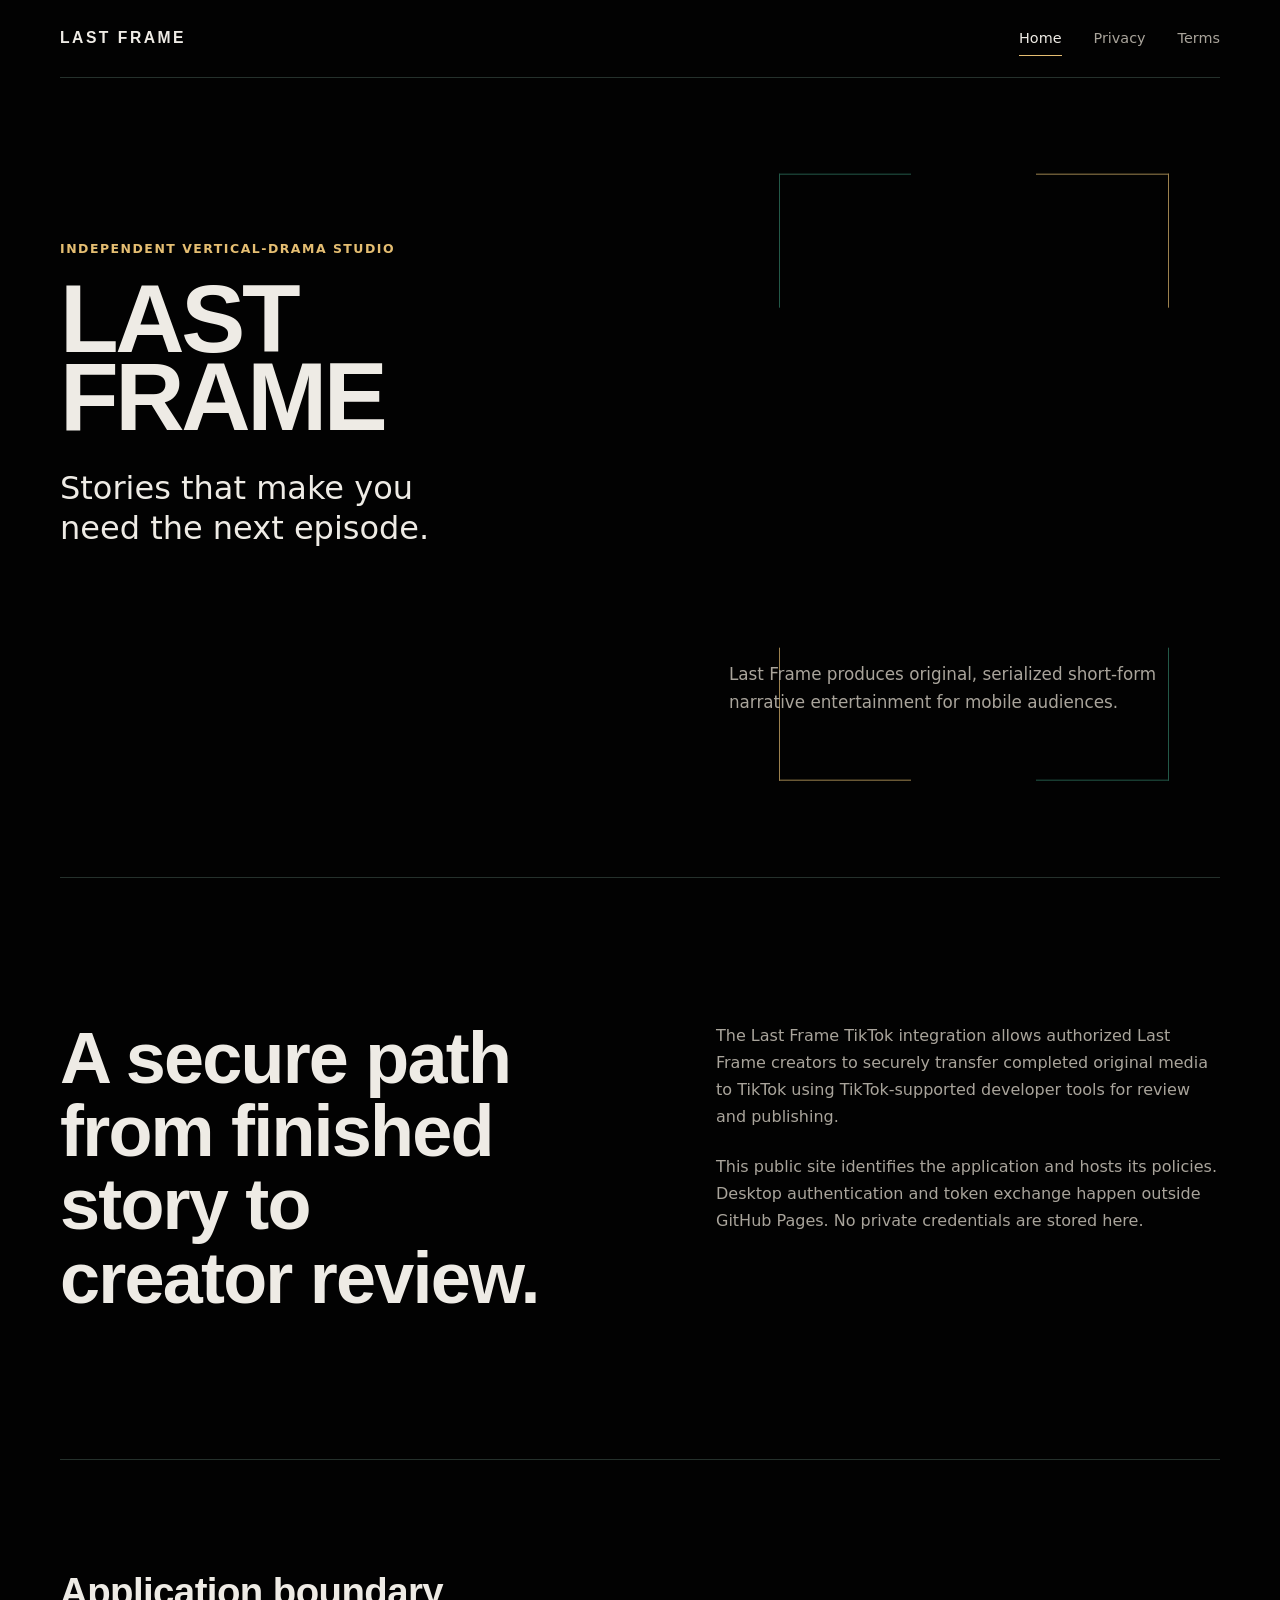
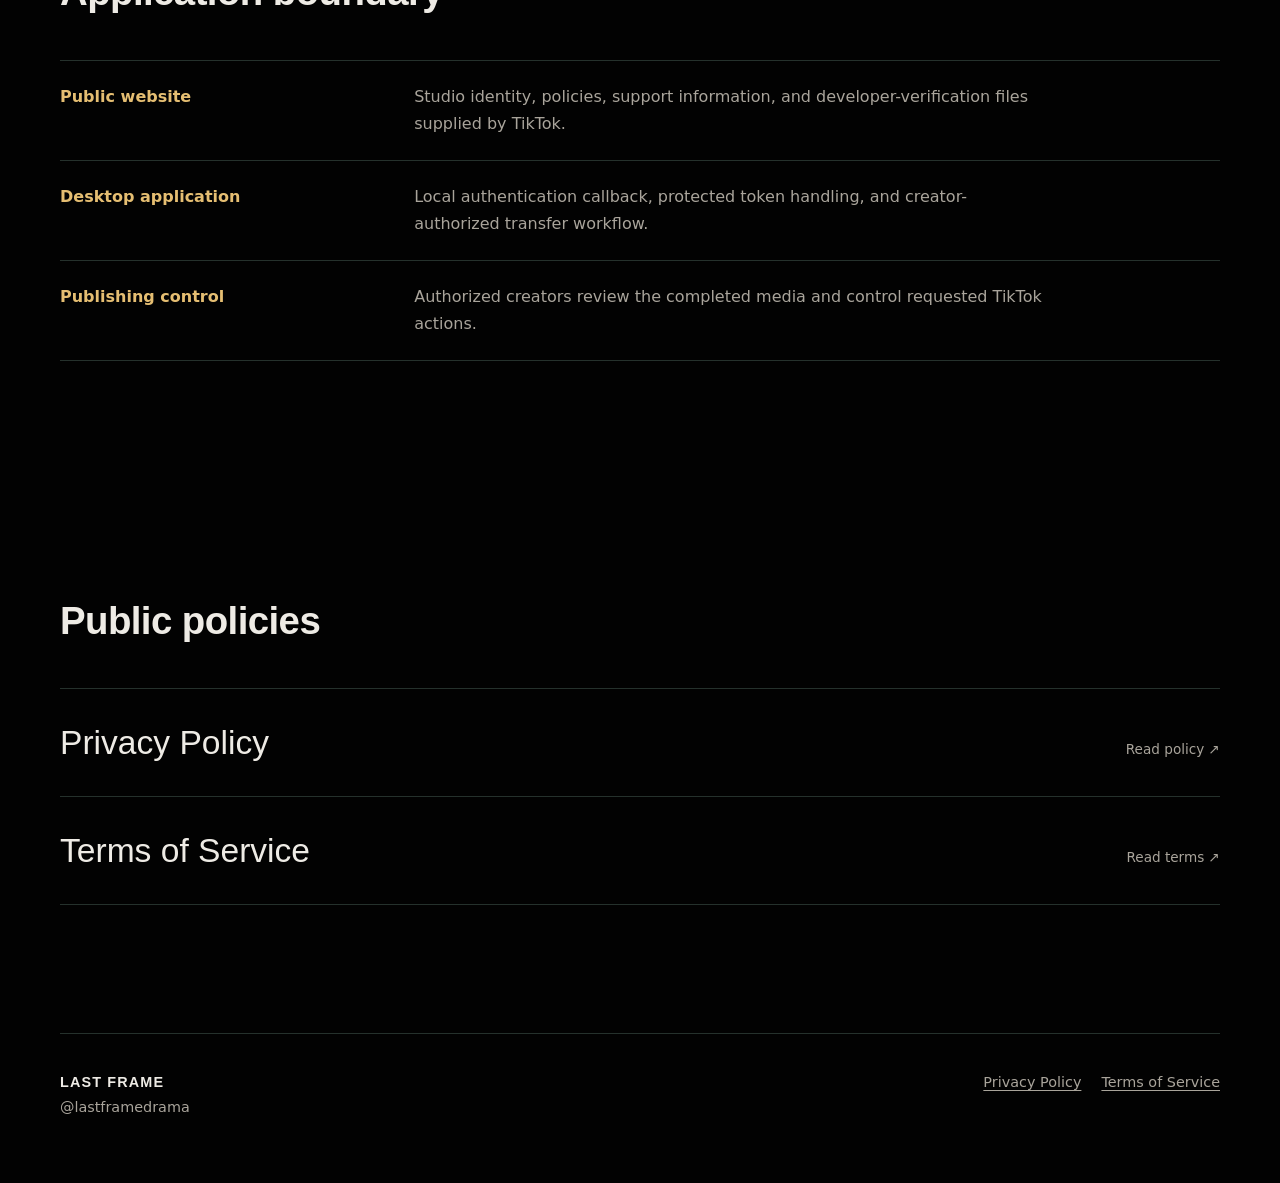
<file: index.html>
<!doctype html>
<html lang="en">
<head>
  <meta charset="utf-8">
  <meta name="viewport" content="width=device-width, initial-scale=1">
  <meta name="theme-color" content="#0d0d0d">
  <meta name="description" content="Last Frame is an independent serialized vertical-drama studio producing original short-form narrative entertainment for mobile audiences.">
  <title>Last Frame | Serialized Vertical Drama</title>
  <link rel="stylesheet" href="assets/styles.css">
</head>
<body>
  <a class="skip-link" href="#main-content">Skip to content</a>
  <header class="site-header">
    <a class="wordmark" href="index.html" aria-label="Last Frame home">LAST FRAME</a>
    <nav class="site-nav" aria-label="Primary navigation">
      <a href="index.html" aria-current="page">Home</a>
      <a href="privacy.html">Privacy</a>
      <a href="terms.html">Terms</a>
    </nav>
  </header>

  <main id="main-content">
    <section class="hero" aria-labelledby="hero-title">
      <div class="frame-mark" aria-hidden="true"><span></span><span></span><span></span><span></span></div>
      <div class="hero-copy">
        <p class="studio-label">Independent vertical-drama studio</p>
        <h1 id="hero-title">LAST<br>FRAME</h1>
        <p class="hero-line">Stories that make you need the next episode.</p>
      </div>
      <p class="hero-description">Last Frame produces original, serialized short-form narrative entertainment for mobile audiences.</p>
    </section>

    <section class="integration" aria-labelledby="integration-title">
      <div class="integration-heading"><h2 id="integration-title">A secure path from finished story to creator review.</h2></div>
      <div class="integration-copy">
        <p>The Last Frame TikTok integration allows authorized Last Frame creators to securely transfer completed original media to TikTok using TikTok-supported developer tools for review and publishing.</p>
        <p>This public site identifies the application and hosts its policies. Desktop authentication and token exchange happen outside GitHub Pages. No private credentials are stored here.</p>
      </div>
    </section>

    <section class="operating-boundary" aria-labelledby="boundary-title">
      <h2 id="boundary-title">Application boundary</h2>
      <dl>
        <div><dt>Public website</dt><dd>Studio identity, policies, support information, and developer-verification files supplied by TikTok.</dd></div>
        <div><dt>Desktop application</dt><dd>Local authentication callback, protected token handling, and creator-authorized transfer workflow.</dd></div>
        <div><dt>Publishing control</dt><dd>Authorized creators review the completed media and control requested TikTok actions.</dd></div>
      </dl>
    </section>

    <section class="policies" aria-labelledby="policies-title">
      <h2 id="policies-title">Public policies</h2>
      <div class="policy-links">
        <a href="privacy.html"><span>Privacy Policy</span><span aria-hidden="true">Read policy ↗</span></a>
        <a href="terms.html"><span>Terms of Service</span><span aria-hidden="true">Read terms ↗</span></a>
      </div>
    </section>
  </main>

  <footer class="site-footer">
    <div><strong>Last Frame</strong><span>@lastframedrama</span></div>
    <nav aria-label="Footer navigation"><a href="privacy.html">Privacy Policy</a><a href="terms.html">Terms of Service</a></nav>
  </footer>
</body>
</html>
</file>
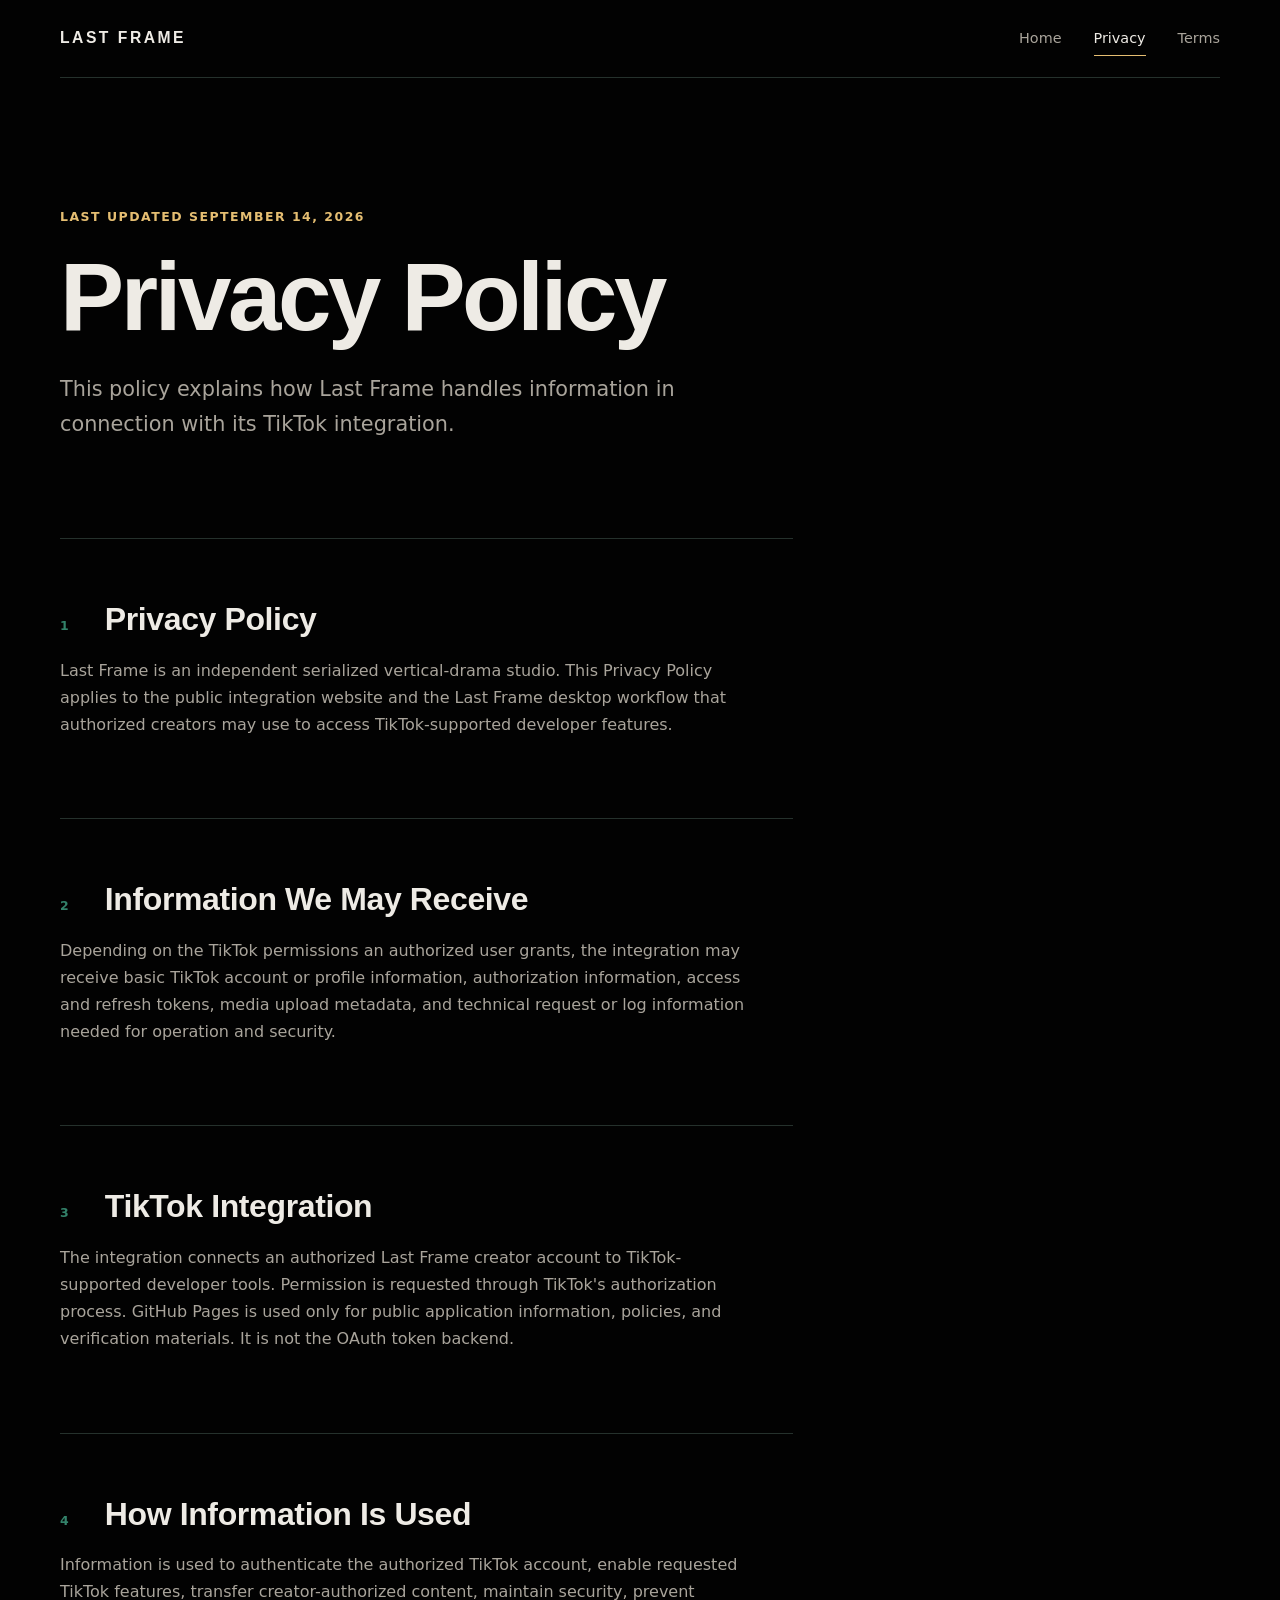
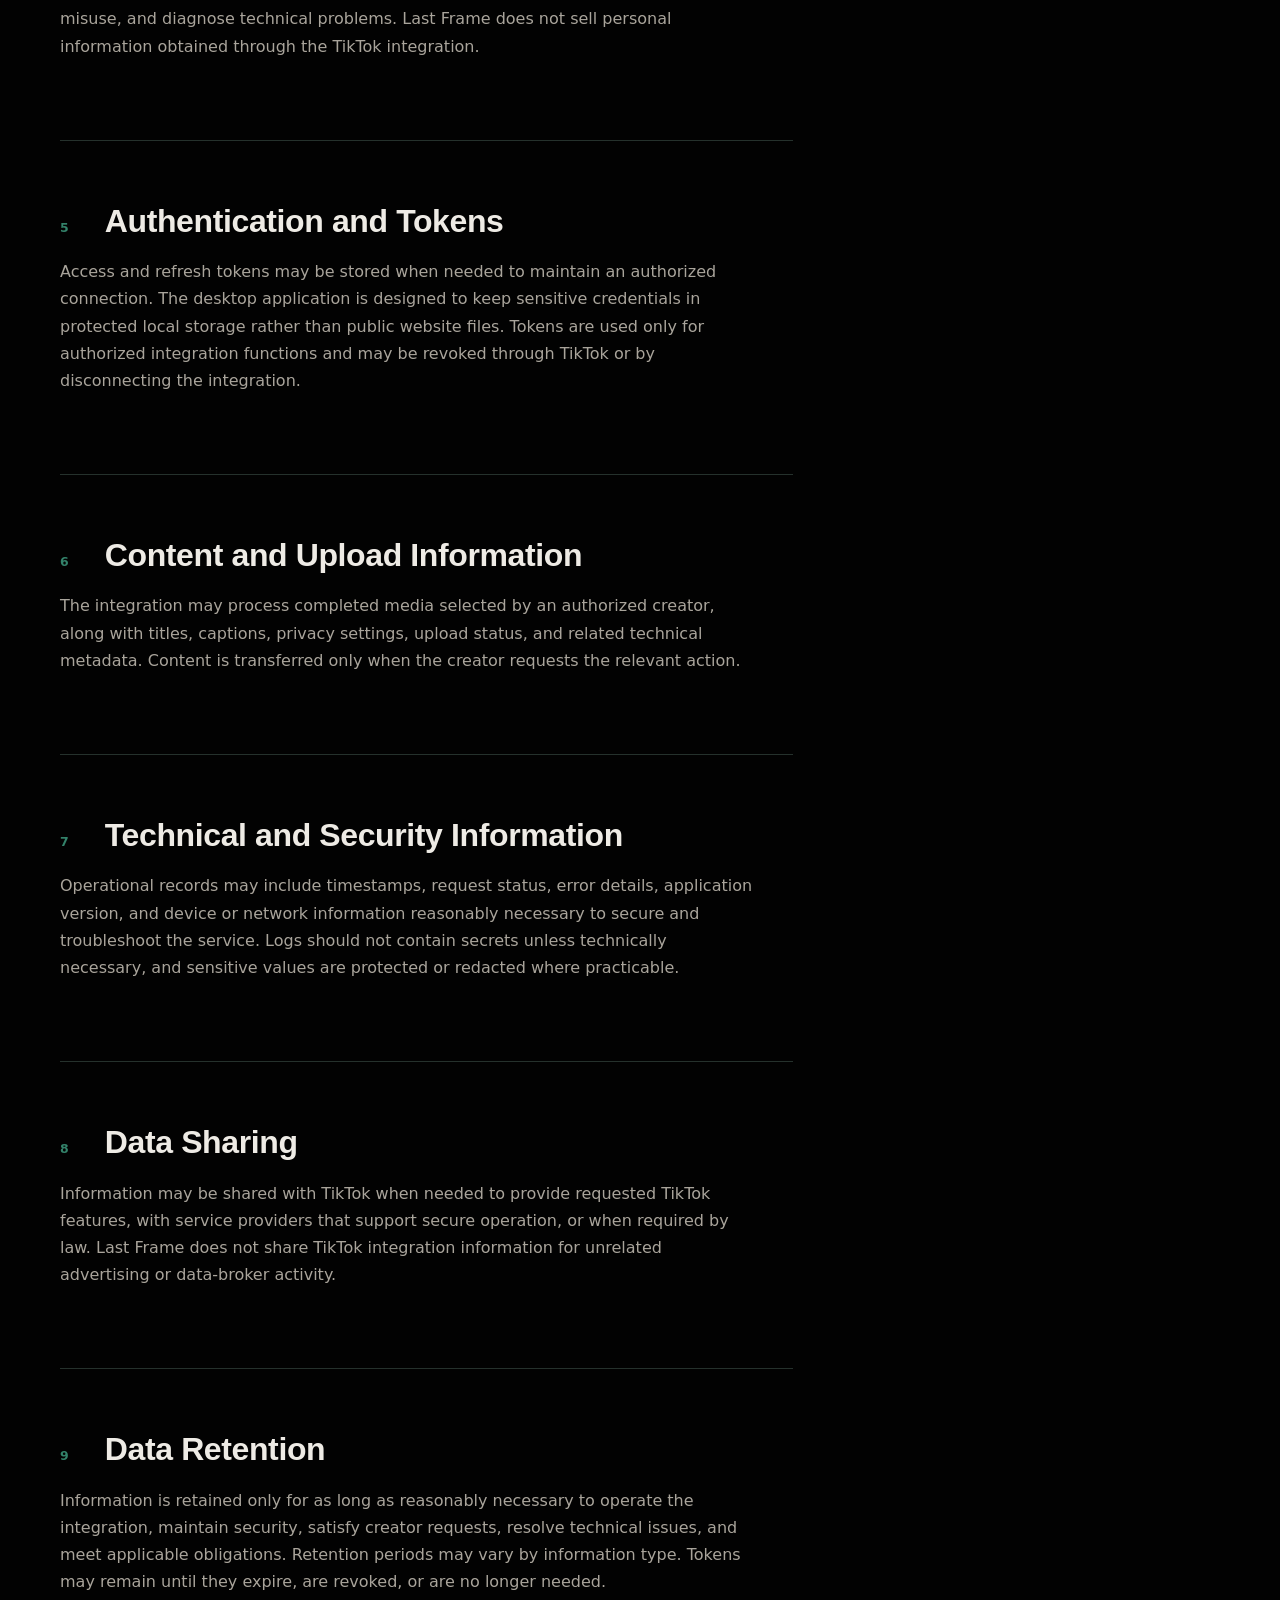
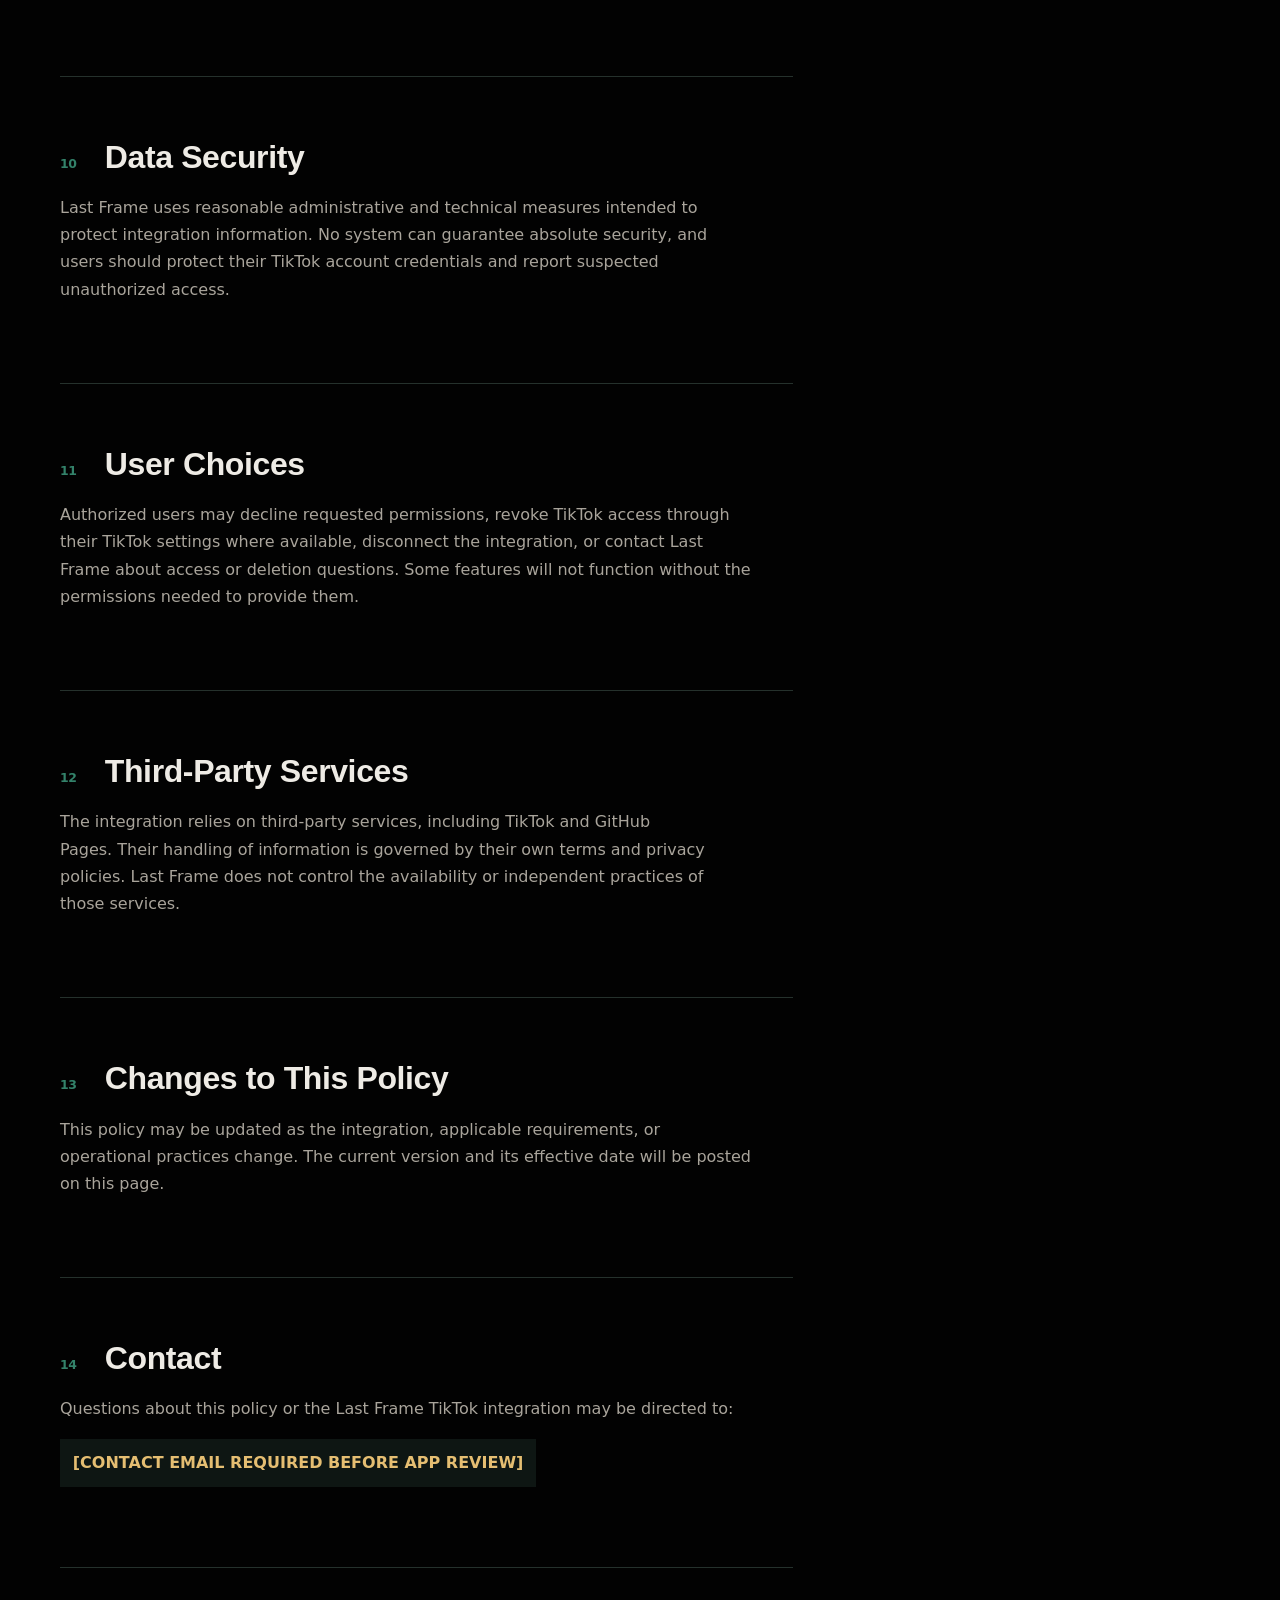
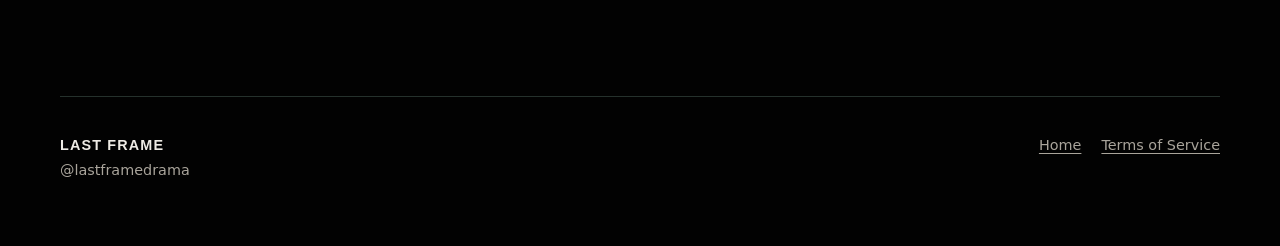
<file: privacy.html>
<!doctype html>
<html lang="en">
<head>
  <meta charset="utf-8">
  <meta name="viewport" content="width=device-width, initial-scale=1">
  <meta name="theme-color" content="#0d0d0d">
  <meta name="description" content="Privacy Policy for the Last Frame TikTok integration.">
  <title>Privacy Policy | Last Frame</title>
  <link rel="stylesheet" href="assets/styles.css">
</head>
<body>
  <a class="skip-link" href="#main-content">Skip to content</a>
  <header class="site-header">
    <a class="wordmark" href="index.html" aria-label="Last Frame home">LAST FRAME</a>
    <nav class="site-nav" aria-label="Primary navigation"><a href="index.html">Home</a><a href="privacy.html" aria-current="page">Privacy</a><a href="terms.html">Terms</a></nav>
  </header>

  <main id="main-content" class="policy-shell">
    <header class="policy-header">
      <p class="studio-label">Last updated September 14, 2026</p>
      <h1>Privacy Policy</h1>
      <p>This policy explains how Last Frame handles information in connection with its TikTok integration.</p>
    </header>
    <article class="policy-article">
      <section id="policy"><h2><span>1</span> Privacy Policy</h2><p>Last Frame is an independent serialized vertical-drama studio. This Privacy Policy applies to the public integration website and the Last Frame desktop workflow that authorized creators may use to access TikTok-supported developer features.</p></section>
      <section id="information"><h2><span>2</span> Information We May Receive</h2><p>Depending on the TikTok permissions an authorized user grants, the integration may receive basic TikTok account or profile information, authorization information, access and refresh tokens, media upload metadata, and technical request or log information needed for operation and security.</p></section>
      <section id="integration"><h2><span>3</span> TikTok Integration</h2><p>The integration connects an authorized Last Frame creator account to TikTok-supported developer tools. Permission is requested through TikTok's authorization process. GitHub Pages is used only for public application information, policies, and verification materials. It is not the OAuth token backend.</p></section>
      <section id="use"><h2><span>4</span> How Information Is Used</h2><p>Information is used to authenticate the authorized TikTok account, enable requested TikTok features, transfer creator-authorized content, maintain security, prevent misuse, and diagnose technical problems. Last Frame does not sell personal information obtained through the TikTok integration.</p></section>
      <section id="tokens"><h2><span>5</span> Authentication and Tokens</h2><p>Access and refresh tokens may be stored when needed to maintain an authorized connection. The desktop application is designed to keep sensitive credentials in protected local storage rather than public website files. Tokens are used only for authorized integration functions and may be revoked through TikTok or by disconnecting the integration.</p></section>
      <section id="content"><h2><span>6</span> Content and Upload Information</h2><p>The integration may process completed media selected by an authorized creator, along with titles, captions, privacy settings, upload status, and related technical metadata. Content is transferred only when the creator requests the relevant action.</p></section>
      <section id="technical"><h2><span>7</span> Technical and Security Information</h2><p>Operational records may include timestamps, request status, error details, application version, and device or network information reasonably necessary to secure and troubleshoot the service. Logs should not contain secrets unless technically necessary, and sensitive values are protected or redacted where practicable.</p></section>
      <section id="sharing"><h2><span>8</span> Data Sharing</h2><p>Information may be shared with TikTok when needed to provide requested TikTok features, with service providers that support secure operation, or when required by law. Last Frame does not share TikTok integration information for unrelated advertising or data-broker activity.</p></section>
      <section id="retention"><h2><span>9</span> Data Retention</h2><p>Information is retained only for as long as reasonably necessary to operate the integration, maintain security, satisfy creator requests, resolve technical issues, and meet applicable obligations. Retention periods may vary by information type. Tokens may remain until they expire, are revoked, or are no longer needed.</p></section>
      <section id="security"><h2><span>10</span> Data Security</h2><p>Last Frame uses reasonable administrative and technical measures intended to protect integration information. No system can guarantee absolute security, and users should protect their TikTok account credentials and report suspected unauthorized access.</p></section>
      <section id="choices"><h2><span>11</span> User Choices</h2><p>Authorized users may decline requested permissions, revoke TikTok access through their TikTok settings where available, disconnect the integration, or contact Last Frame about access or deletion questions. Some features will not function without the permissions needed to provide them.</p></section>
      <section id="third-party"><h2><span>12</span> Third-Party Services</h2><p>The integration relies on third-party services, including TikTok and GitHub Pages. Their handling of information is governed by their own terms and privacy policies. Last Frame does not control the availability or independent practices of those services.</p></section>
      <section id="changes"><h2><span>13</span> Changes to This Policy</h2><p>This policy may be updated as the integration, applicable requirements, or operational practices change. The current version and its effective date will be posted on this page.</p></section>
      <section id="contact"><h2><span>14</span> Contact</h2><p>Questions about this policy or the Last Frame TikTok integration may be directed to:</p><p class="contact-placeholder">[CONTACT EMAIL REQUIRED BEFORE APP REVIEW]</p></section>
    </article>
  </main>
  <footer class="site-footer"><div><strong>Last Frame</strong><span>@lastframedrama</span></div><nav aria-label="Footer navigation"><a href="index.html">Home</a><a href="terms.html">Terms of Service</a></nav></footer>
</body>
</html>
</file>
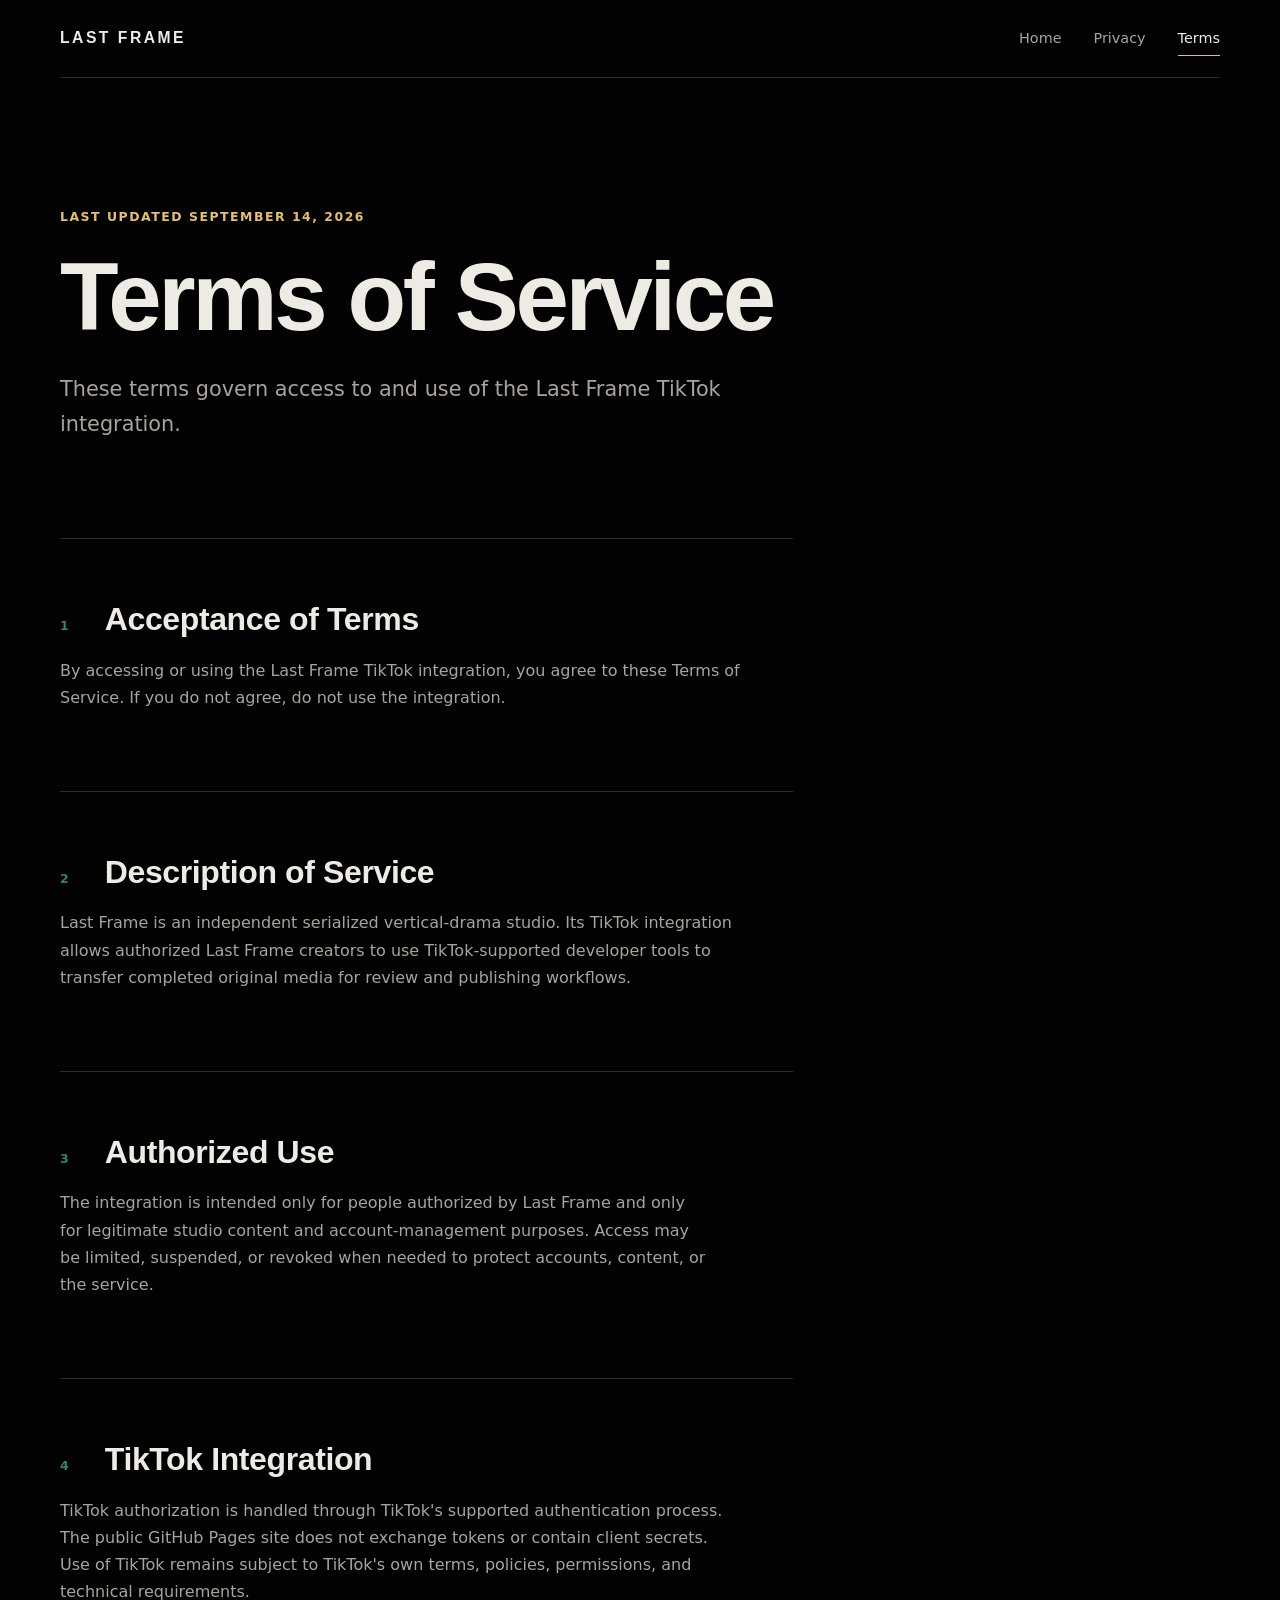
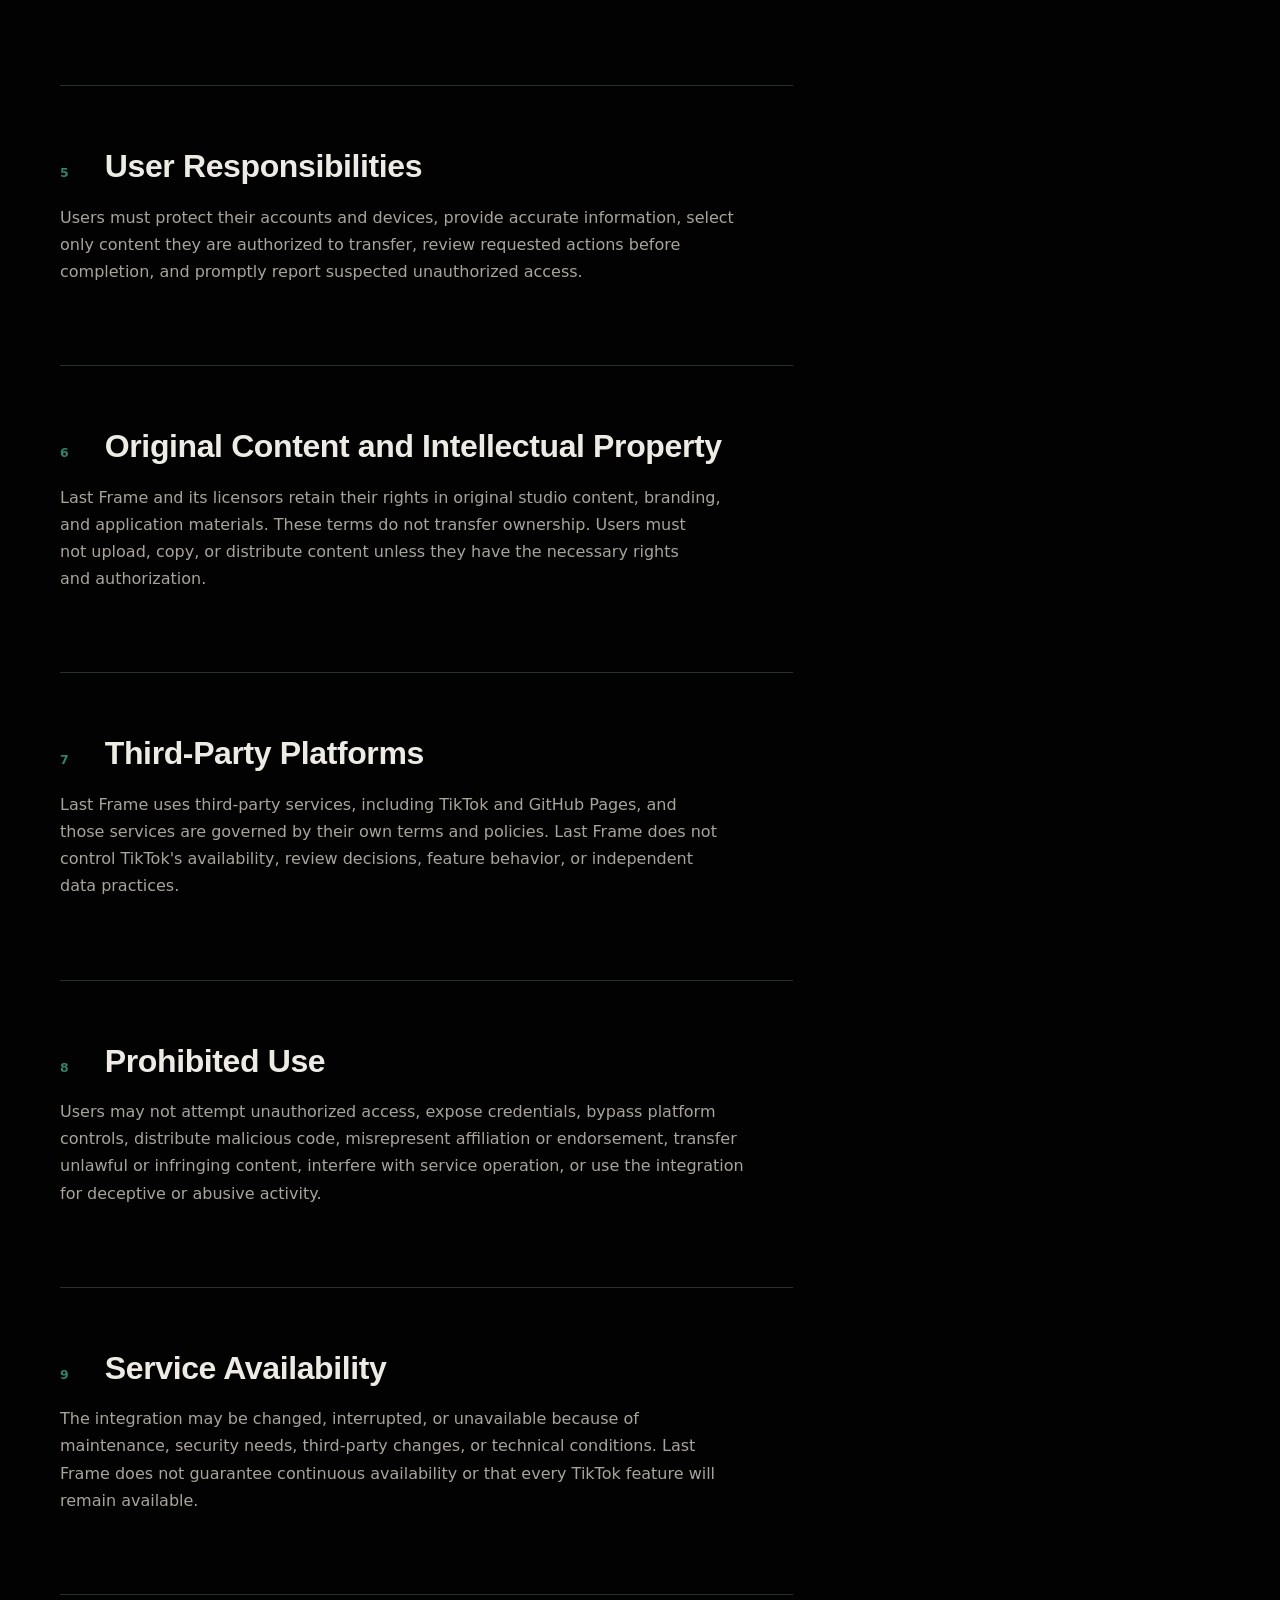
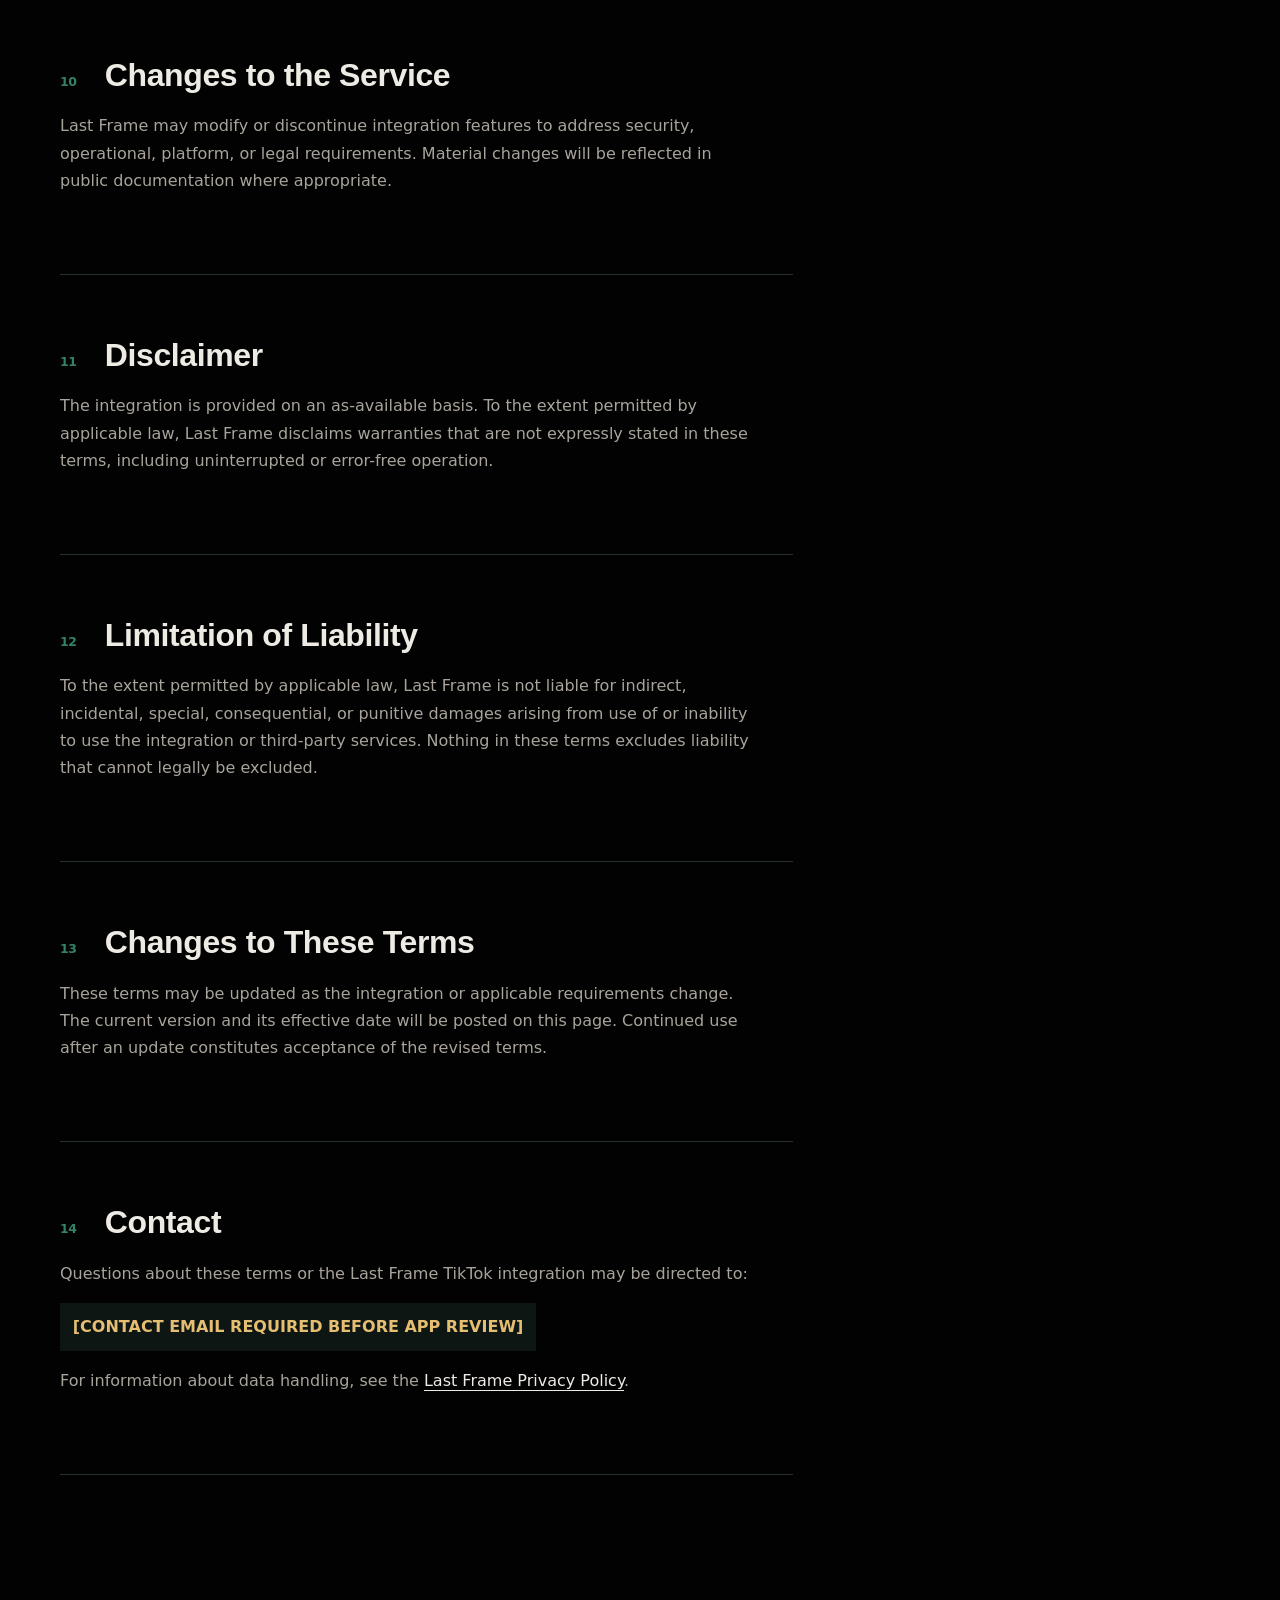
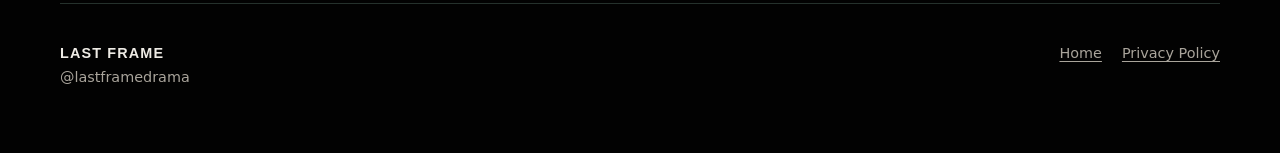
<file: terms.html>
<!doctype html>
<html lang="en">
<head>
  <meta charset="utf-8">
  <meta name="viewport" content="width=device-width, initial-scale=1">
  <meta name="theme-color" content="#0d0d0d">
  <meta name="description" content="Terms of Service for the Last Frame TikTok integration.">
  <title>Terms of Service | Last Frame</title>
  <link rel="stylesheet" href="assets/styles.css">
</head>
<body>
  <a class="skip-link" href="#main-content">Skip to content</a>
  <header class="site-header">
    <a class="wordmark" href="index.html" aria-label="Last Frame home">LAST FRAME</a>
    <nav class="site-nav" aria-label="Primary navigation"><a href="index.html">Home</a><a href="privacy.html">Privacy</a><a href="terms.html" aria-current="page">Terms</a></nav>
  </header>
  <main id="main-content" class="policy-shell">
    <header class="policy-header">
      <p class="studio-label">Last updated September 14, 2026</p>
      <h1>Terms of Service</h1>
      <p>These terms govern access to and use of the Last Frame TikTok integration.</p>
    </header>
    <article class="policy-article">
      <section id="acceptance"><h2><span>1</span> Acceptance of Terms</h2><p>By accessing or using the Last Frame TikTok integration, you agree to these Terms of Service. If you do not agree, do not use the integration.</p></section>
      <section id="description"><h2><span>2</span> Description of Service</h2><p>Last Frame is an independent serialized vertical-drama studio. Its TikTok integration allows authorized Last Frame creators to use TikTok-supported developer tools to transfer completed original media for review and publishing workflows.</p></section>
      <section id="authorized-use"><h2><span>3</span> Authorized Use</h2><p>The integration is intended only for people authorized by Last Frame and only for legitimate studio content and account-management purposes. Access may be limited, suspended, or revoked when needed to protect accounts, content, or the service.</p></section>
      <section id="tiktok"><h2><span>4</span> TikTok Integration</h2><p>TikTok authorization is handled through TikTok's supported authentication process. The public GitHub Pages site does not exchange tokens or contain client secrets. Use of TikTok remains subject to TikTok's own terms, policies, permissions, and technical requirements.</p></section>
      <section id="responsibilities"><h2><span>5</span> User Responsibilities</h2><p>Users must protect their accounts and devices, provide accurate information, select only content they are authorized to transfer, review requested actions before completion, and promptly report suspected unauthorized access.</p></section>
      <section id="content-ip"><h2><span>6</span> Original Content and Intellectual Property</h2><p>Last Frame and its licensors retain their rights in original studio content, branding, and application materials. These terms do not transfer ownership. Users must not upload, copy, or distribute content unless they have the necessary rights and authorization.</p></section>
      <section id="third-parties"><h2><span>7</span> Third-Party Platforms</h2><p>Last Frame uses third-party services, including TikTok and GitHub Pages, and those services are governed by their own terms and policies. Last Frame does not control TikTok's availability, review decisions, feature behavior, or independent data practices.</p></section>
      <section id="prohibited"><h2><span>8</span> Prohibited Use</h2><p>Users may not attempt unauthorized access, expose credentials, bypass platform controls, distribute malicious code, misrepresent affiliation or endorsement, transfer unlawful or infringing content, interfere with service operation, or use the integration for deceptive or abusive activity.</p></section>
      <section id="availability"><h2><span>9</span> Service Availability</h2><p>The integration may be changed, interrupted, or unavailable because of maintenance, security needs, third-party changes, or technical conditions. Last Frame does not guarantee continuous availability or that every TikTok feature will remain available.</p></section>
      <section id="service-changes"><h2><span>10</span> Changes to the Service</h2><p>Last Frame may modify or discontinue integration features to address security, operational, platform, or legal requirements. Material changes will be reflected in public documentation where appropriate.</p></section>
      <section id="disclaimer"><h2><span>11</span> Disclaimer</h2><p>The integration is provided on an as-available basis. To the extent permitted by applicable law, Last Frame disclaims warranties that are not expressly stated in these terms, including uninterrupted or error-free operation.</p></section>
      <section id="liability"><h2><span>12</span> Limitation of Liability</h2><p>To the extent permitted by applicable law, Last Frame is not liable for indirect, incidental, special, consequential, or punitive damages arising from use of or inability to use the integration or third-party services. Nothing in these terms excludes liability that cannot legally be excluded.</p></section>
      <section id="term-changes"><h2><span>13</span> Changes to These Terms</h2><p>These terms may be updated as the integration or applicable requirements change. The current version and its effective date will be posted on this page. Continued use after an update constitutes acceptance of the revised terms.</p></section>
      <section id="contact"><h2><span>14</span> Contact</h2><p>Questions about these terms or the Last Frame TikTok integration may be directed to:</p><p class="contact-placeholder">[CONTACT EMAIL REQUIRED BEFORE APP REVIEW]</p><p>For information about data handling, see the <a href="privacy.html">Last Frame Privacy Policy</a>.</p></section>
    </article>
  </main>
  <footer class="site-footer"><div><strong>Last Frame</strong><span>@lastframedrama</span></div><nav aria-label="Footer navigation"><a href="index.html">Home</a><a href="privacy.html">Privacy Policy</a></nav></footer>
</body>
</html>
</file>
<file: assets/styles.css>
:root {
  color-scheme: dark;
  --bg: oklch(0.085 0 0);
  --surface: oklch(0.135 0.008 170);
  --surface-strong: oklch(0.19 0.014 170);
  --primary: oklch(0.55 0.086 170);
  --accent: oklch(0.82 0.105 83);
  --ink: oklch(0.94 0.008 83);
  --muted: oklch(0.72 0.014 83);
  --rule: oklch(0.30 0.018 170);
  --focus: oklch(0.86 0.13 83);
  --display: Bahnschrift, "Arial Narrow", "Helvetica Neue", sans-serif;
  --body: Aptos, "Segoe UI", system-ui, sans-serif;
  --content: 1160px;
  --reading: 72ch;
}

*, *::before, *::after { box-sizing: border-box; }
html { scroll-behavior: smooth; }
body {
  margin: 0;
  min-width: 320px;
  background: var(--bg);
  color: var(--ink);
  font-family: var(--body);
  font-size: 1rem;
  line-height: 1.7;
  text-rendering: optimizeLegibility;
}
a { color: inherit; text-underline-offset: 0.22em; }
a:hover { color: var(--accent); }
a:focus-visible { outline: 2px solid var(--focus); outline-offset: 5px; border-radius: 2px; }
.skip-link { position: fixed; inset: 1rem auto auto 1rem; z-index: 20; padding: .65rem .9rem; background: var(--accent); color: var(--bg); transform: translateY(-180%); font-weight: 700; }
.skip-link:focus { transform: translateY(0); }

.site-header,
.site-footer,
main > section,
.policy-shell { width: min(calc(100% - 2rem), var(--content)); margin-inline: auto; }
.site-header { min-height: 78px; display: flex; align-items: center; justify-content: space-between; gap: 1.5rem; border-bottom: 1px solid var(--rule); }
.wordmark { font-family: var(--display); font-weight: 700; font-size: .98rem; letter-spacing: .16em; text-decoration: none; }
.site-nav { display: flex; align-items: center; gap: clamp(.8rem, 3vw, 2rem); font-size: .9rem; }
.site-nav a { color: var(--muted); text-decoration: none; padding-block: .35rem; }
.site-nav a[aria-current="page"] { color: var(--ink); box-shadow: inset 0 -1px var(--accent); }

.hero { position: relative; min-height: min(780px, calc(100svh - 78px)); padding-block: clamp(5rem, 14vw, 10rem); display: flex; flex-direction: column; justify-content: center; overflow: hidden; }
.frame-mark { position: absolute; right: clamp(0rem, 4vw, 4rem); top: 50%; width: min(48vw, 390px); aspect-ratio: 9 / 14; transform: translateY(-50%); opacity: .68; }
.frame-mark span { position: absolute; width: 34%; height: 22%; }
.frame-mark span:nth-child(1) { inset: 0 auto auto 0; border-top: 1px solid var(--primary); border-left: 1px solid var(--primary); }
.frame-mark span:nth-child(2) { inset: 0 0 auto auto; border-top: 1px solid var(--accent); border-right: 1px solid var(--accent); }
.frame-mark span:nth-child(3) { inset: auto auto 0 0; border-bottom: 1px solid var(--accent); border-left: 1px solid var(--accent); }
.frame-mark span:nth-child(4) { inset: auto 0 0 auto; border-right: 1px solid var(--primary); border-bottom: 1px solid var(--primary); }
.hero-copy { position: relative; z-index: 1; max-width: 760px; }
.studio-label { margin: 0 0 1.3rem; color: var(--accent); font-size: .78rem; font-weight: 650; letter-spacing: .12em; text-transform: uppercase; }
h1, h2, h3 { font-family: var(--display); line-height: 1.02; text-wrap: balance; }
.hero h1 { margin: 0; font-size: clamp(4.25rem, 15vw, 6rem); line-height: .81; letter-spacing: -.035em; font-stretch: condensed; }
.hero-line { max-width: 30ch; margin: 2rem 0 0; color: var(--ink); font-size: clamp(1.25rem, 3vw, 2rem); line-height: 1.25; text-wrap: balance; }
.hero-description { position: relative; z-index: 1; max-width: 46ch; margin: clamp(4rem, 9vw, 7rem) 0 0 auto; color: var(--muted); font-size: 1.05rem; text-wrap: pretty; }

.integration { padding-block: clamp(5rem, 12vw, 9rem); border-top: 1px solid var(--rule); display: grid; gap: 2.5rem; }
.integration h2 { max-width: 14ch; margin: 0; font-size: clamp(2.25rem, 6vw, 4.5rem); letter-spacing: -.025em; }
.integration-copy { max-width: 58ch; color: var(--muted); }
.integration-copy p { margin: 0 0 1.4rem; }

.operating-boundary { padding-block: clamp(4rem, 9vw, 7rem); border-top: 1px solid var(--rule); }
.operating-boundary h2, .policies h2 { margin: 0 0 3rem; font-size: clamp(1.7rem, 3vw, 2.4rem); letter-spacing: -.015em; }
.operating-boundary dl { margin: 0; }
.operating-boundary dl > div { display: grid; gap: .6rem; padding: 1.4rem 0; border-top: 1px solid var(--rule); }
.operating-boundary dl > div:last-child { border-bottom: 1px solid var(--rule); }
.operating-boundary dt { color: var(--accent); font-weight: 700; }
.operating-boundary dd { margin: 0; max-width: 62ch; color: var(--muted); }

.policies { padding-block: clamp(5rem, 11vw, 8rem); }
.policy-links { border-top: 1px solid var(--rule); }
.policy-links a { display: flex; justify-content: space-between; align-items: baseline; gap: 1.5rem; padding: 1.55rem 0; border-bottom: 1px solid var(--rule); text-decoration: none; }
.policy-links a span:first-child { font-family: var(--display); font-size: clamp(1.35rem, 3vw, 2.1rem); }
.policy-links a span:last-child { color: var(--muted); font-size: .85rem; }

.site-footer { min-height: 150px; padding-block: 2.3rem; border-top: 1px solid var(--rule); display: flex; flex-wrap: wrap; justify-content: space-between; gap: 2rem; color: var(--muted); font-size: .9rem; }
.site-footer div { display: flex; flex-direction: column; }
.site-footer strong { color: var(--ink); font-family: var(--display); letter-spacing: .08em; text-transform: uppercase; }
.site-footer nav { display: flex; flex-wrap: wrap; align-items: flex-start; gap: 1.25rem; }

.policy-shell { padding-block: clamp(4.5rem, 11vw, 8rem); }
.policy-header { max-width: 850px; padding-bottom: clamp(3rem, 8vw, 6rem); }
.policy-header h1 { margin: 0; font-size: clamp(3.25rem, 9vw, 6rem); letter-spacing: -.035em; }
.policy-header > p:last-child { max-width: 54ch; margin: 1.6rem 0 0; color: var(--muted); font-size: clamp(1.05rem, 2vw, 1.3rem); }
.policy-article { max-width: var(--reading); }
.policy-article section { padding: clamp(2.5rem, 6vw, 4rem) 0; border-top: 1px solid var(--rule); scroll-margin-top: 2rem; }
.policy-article section:last-child { border-bottom: 1px solid var(--rule); }
.policy-article h2 { display: flex; align-items: baseline; gap: 1rem; margin: 0 0 1.3rem; font-size: clamp(1.45rem, 3vw, 2rem); letter-spacing: -.012em; }
.policy-article h2 span { min-width: 1.8rem; color: var(--primary); font-family: var(--body); font-size: .78rem; font-weight: 700; }
.policy-article p { max-width: 68ch; margin: 0 0 1rem; color: var(--muted); text-wrap: pretty; }
.policy-article a { color: var(--ink); }
.contact-placeholder { display: inline-block; padding: .65rem .8rem; background: var(--surface-strong); color: var(--accent) !important; font-weight: 700; }

@media (min-width: 760px) {
  .site-header, .site-footer, main > section, .policy-shell { width: min(calc(100% - 5rem), var(--content)); }
  .integration { grid-template-columns: minmax(0, 1.1fr) minmax(300px, .9fr); align-items: start; }
  .operating-boundary dl > div { grid-template-columns: minmax(170px, .38fr) minmax(0, 1fr); gap: 3rem; }
}

@media (max-width: 560px) {
  .site-header { min-height: 108px; flex-direction: column; align-items: flex-start; justify-content: center; padding-block: .9rem; }
  .site-nav { width: 100%; flex-wrap: wrap; justify-content: flex-start; gap: 1rem 2rem; font-size: .82rem; }
  .hero { min-height: 680px; }
  .frame-mark { right: -4rem; width: 70vw; opacity: .42; }
  .hero-description { margin-left: 0; max-width: 30ch; }
  .policy-links a { align-items: center; }
  .policy-links a span:last-child { max-width: 7ch; text-align: right; }
}

@media (prefers-reduced-motion: reduce) {
  html { scroll-behavior: auto; }
  *, *::before, *::after { animation-duration: .01ms !important; animation-iteration-count: 1 !important; transition-duration: .01ms !important; }
}
</file>
